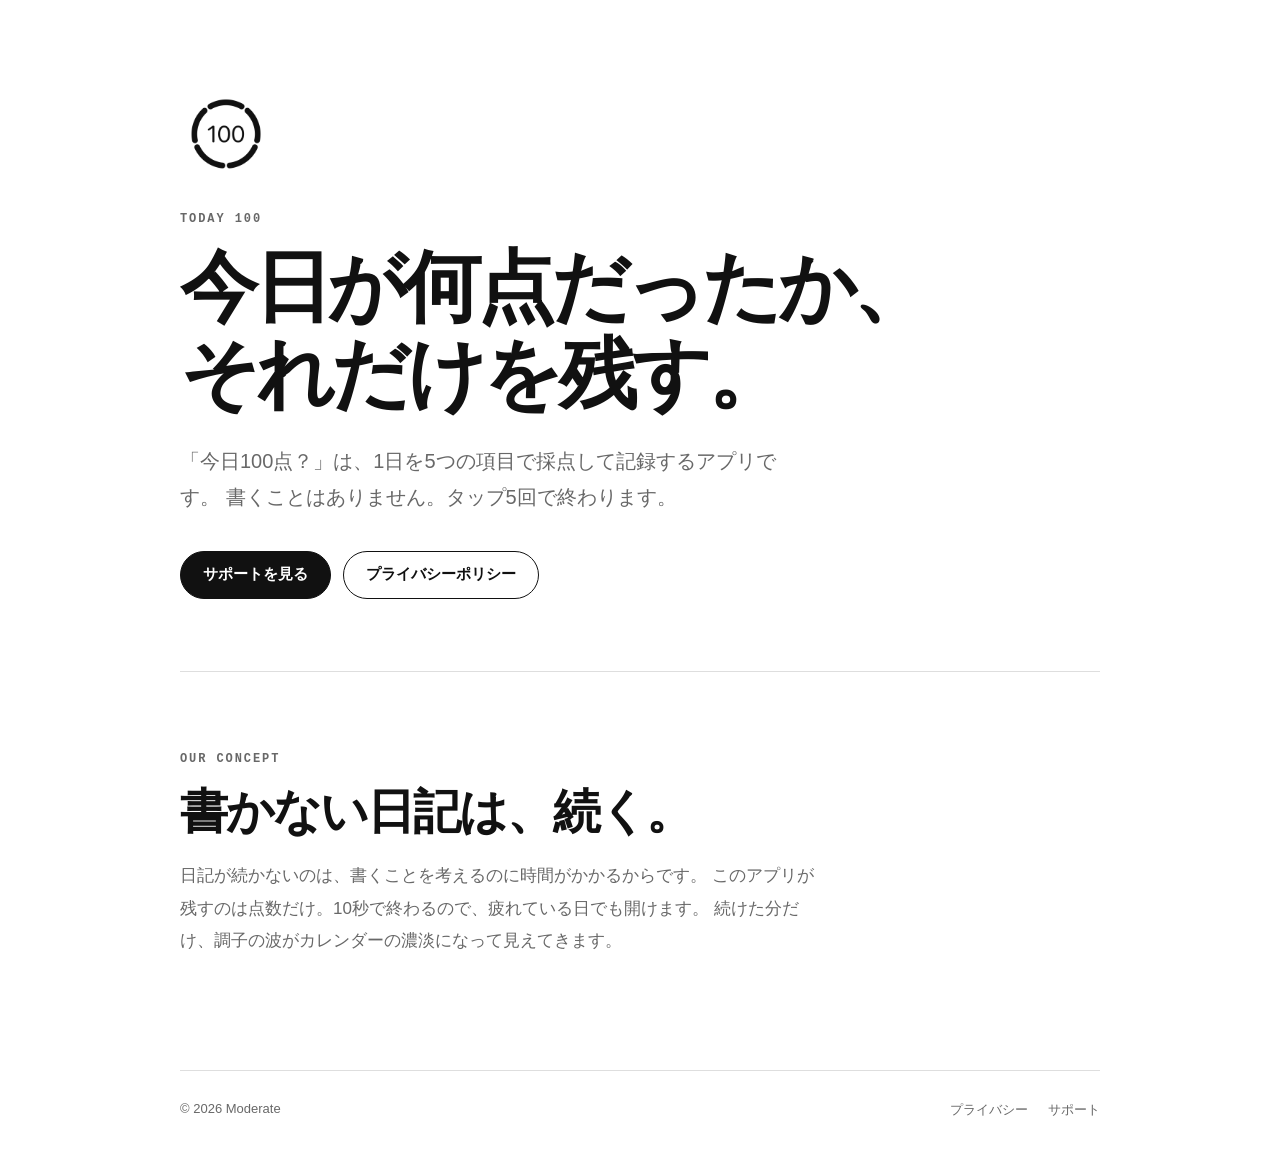
<file: index.html>
<!doctype html>
<html lang="ja">
<head>
<meta charset="utf-8">
<meta name="viewport" content="width=device-width, initial-scale=1">
<title>今日100点？ — 1日を5項目で採点して記録するアプリ</title>
<meta name="description" content="1日の終わりに、今日が何点だったかだけを記録するiOSアプリ。タップ5回で終わります。">
<link rel="icon" href="icon.png">
<link rel="stylesheet" href="styles.css">
</head>
<body>
<main>
  <section class="hero shell">
    <img class="app-icon" src="icon.png" alt="今日100点？のアイコン" width="92" height="92">
    <p class="eyebrow">TODAY 100</p>
    <h1>今日が何点だったか、<br>それだけを残す。</h1>
    <p class="lead">
      「今日100点？」は、1日を5つの項目で採点して記録するアプリです。
      書くことはありません。タップ5回で終わります。
    </p>
    <nav class="button-row" aria-label="サポート情報">
      <a class="primary-button" href="support/">サポートを見る</a>
      <a class="secondary-button" href="privacy/">プライバシーポリシー</a>
    </nav>
  </section>

  <section class="statement shell" aria-labelledby="concept-title">
    <p class="section-label">OUR CONCEPT</p>
    <h2 id="concept-title">書かない日記は、続く。</h2>
    <p>
      日記が続かないのは、書くことを考えるのに時間がかかるからです。
      このアプリが残すのは点数だけ。10秒で終わるので、疲れている日でも開けます。
      続けた分だけ、調子の波がカレンダーの濃淡になって見えてきます。
    </p>
  </section>

  <footer class="footer shell">
    <span>© 2026 Moderate</span>
    <div>
      <a href="privacy/">プライバシー</a>
      <a href="support/">サポート</a>
    </div>
  </footer>
</main>
</body>
</html>
</file>
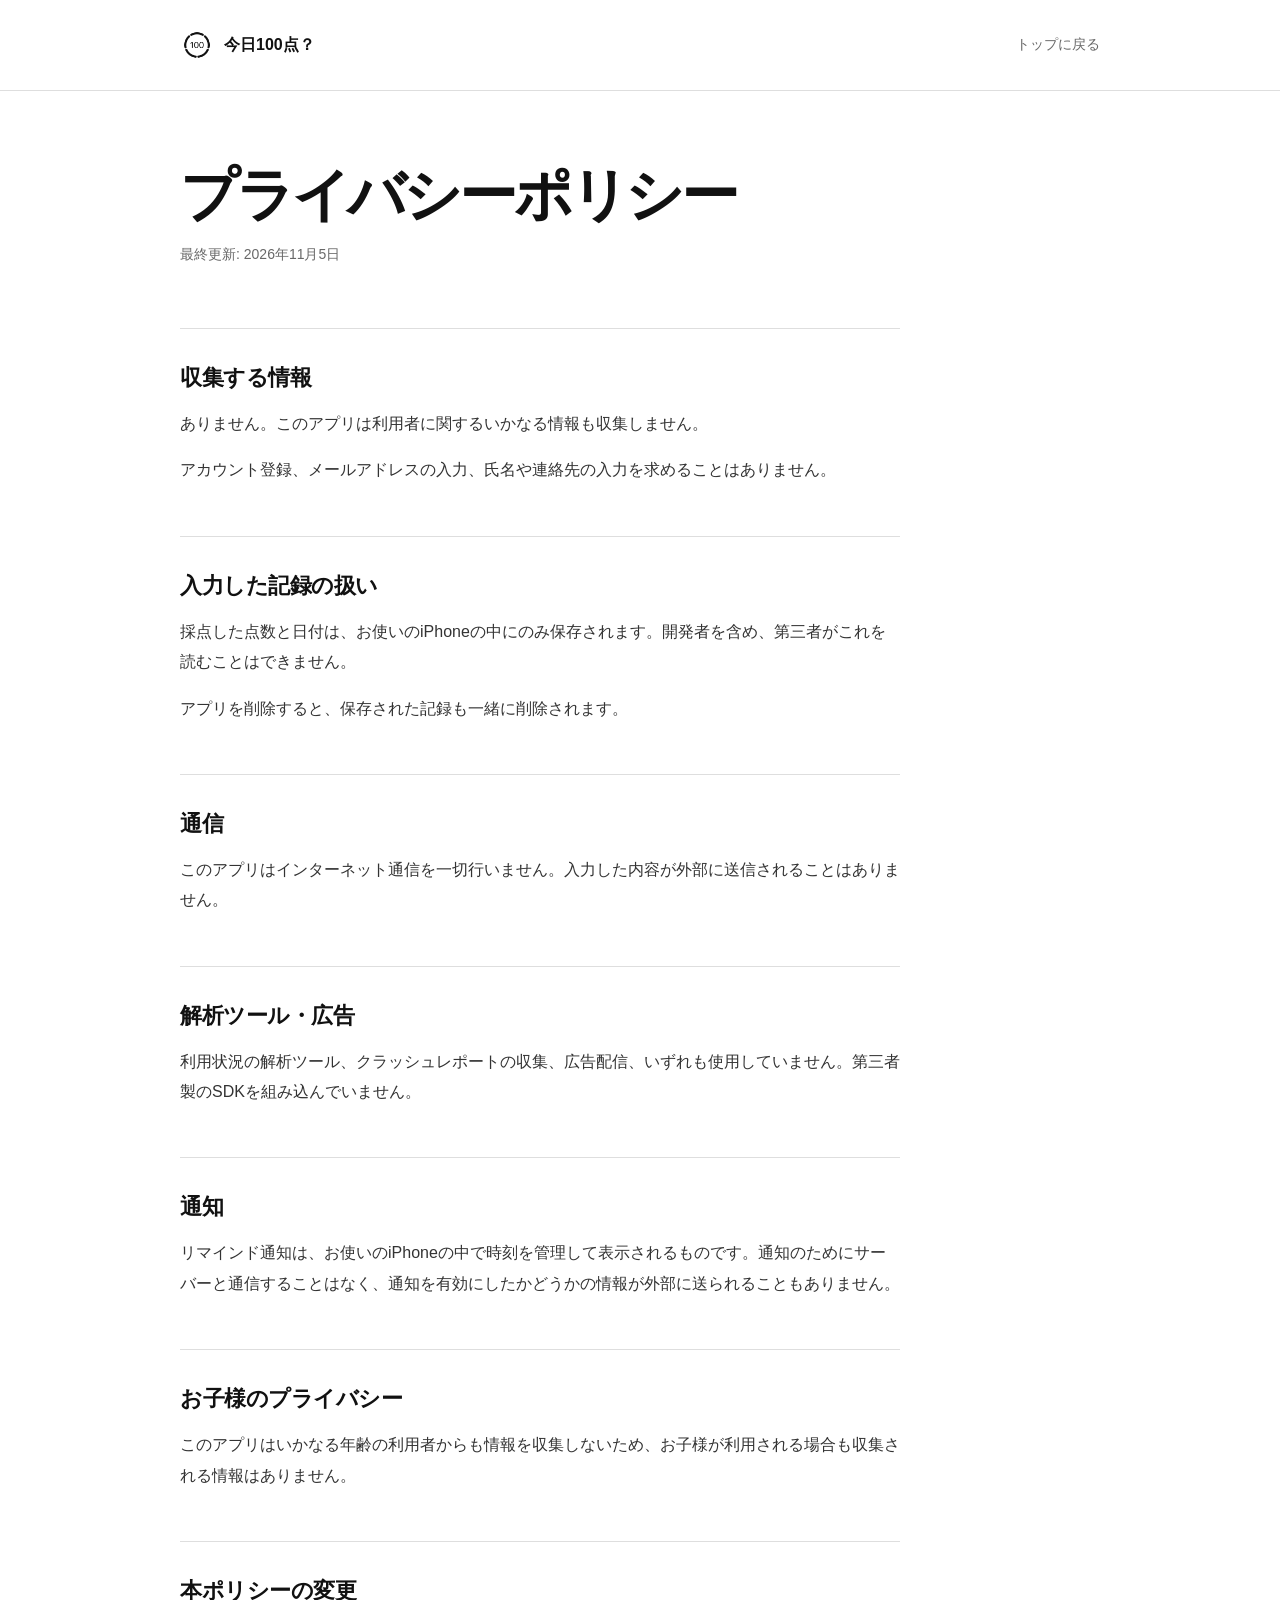
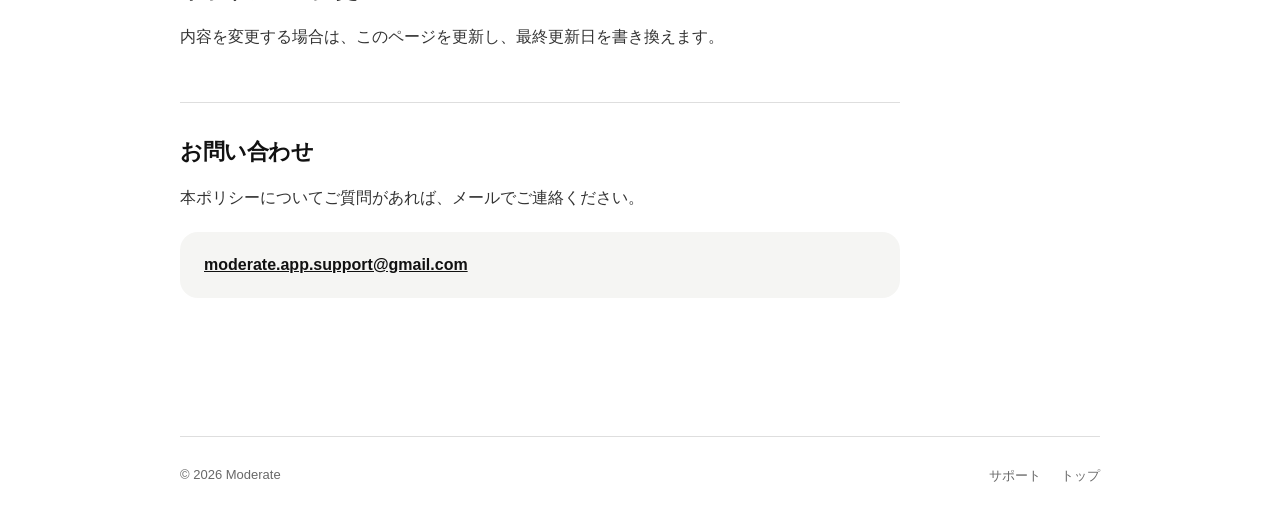
<file: privacy/index.html>
<!doctype html>
<html lang="ja">
<head>
<meta charset="utf-8">
<meta name="viewport" content="width=device-width, initial-scale=1">
<title>プライバシーポリシー — 今日100点？</title>
<meta name="description" content="「今日100点？」は利用者の情報を一切収集しません。">
<link rel="icon" href="../icon.png">
<link rel="stylesheet" href="../styles.css">
</head>
<body>
<header class="page-header">
  <div class="page-header-inner shell">
    <a class="brand" href="../">
      <img src="../icon.png" alt="" width="34" height="34">
      <span>今日100点？</span>
    </a>
    <a class="back-link" href="../">トップに戻る</a>
  </div>
</header>

<main class="document shell">
  <div class="document-heading">
    <h1>プライバシーポリシー</h1>
    <p class="updated">最終更新: 2026年11月5日</p>
  </div>

  <div class="document-body">
    <section>
      <h2>収集する情報</h2>
      <p>ありません。このアプリは利用者に関するいかなる情報も収集しません。</p>
      <p>アカウント登録、メールアドレスの入力、氏名や連絡先の入力を求めることはありません。</p>
    </section>

    <section>
      <h2>入力した記録の扱い</h2>
      <p>採点した点数と日付は、お使いのiPhoneの中にのみ保存されます。開発者を含め、第三者がこれを読むことはできません。</p>
      <p>アプリを削除すると、保存された記録も一緒に削除されます。</p>
    </section>

    <section>
      <h2>通信</h2>
      <p>このアプリはインターネット通信を一切行いません。入力した内容が外部に送信されることはありません。</p>
    </section>

    <section>
      <h2>解析ツール・広告</h2>
      <p>利用状況の解析ツール、クラッシュレポートの収集、広告配信、いずれも使用していません。第三者製のSDKを組み込んでいません。</p>
    </section>

    <section>
      <h2>通知</h2>
      <p>リマインド通知は、お使いのiPhoneの中で時刻を管理して表示されるものです。通知のためにサーバーと通信することはなく、通知を有効にしたかどうかの情報が外部に送られることもありません。</p>
    </section>

    <section>
      <h2>お子様のプライバシー</h2>
      <p>このアプリはいかなる年齢の利用者からも情報を収集しないため、お子様が利用される場合も収集される情報はありません。</p>
    </section>

    <section>
      <h2>本ポリシーの変更</h2>
      <p>内容を変更する場合は、このページを更新し、最終更新日を書き換えます。</p>
    </section>

    <section>
      <h2>お問い合わせ</h2>
      <p>本ポリシーについてご質問があれば、メールでご連絡ください。</p>
      <div class="contact-card">
        <a href="mailto:moderate.app.support@gmail.com">moderate.app.support@gmail.com</a>
      </div>
    </section>
  </div>
</main>

<footer class="footer shell">
  <span>© 2026 Moderate</span>
  <div>
    <a href="../support/">サポート</a>
    <a href="../">トップ</a>
  </div>
</footer>
</body>
</html>
</file>
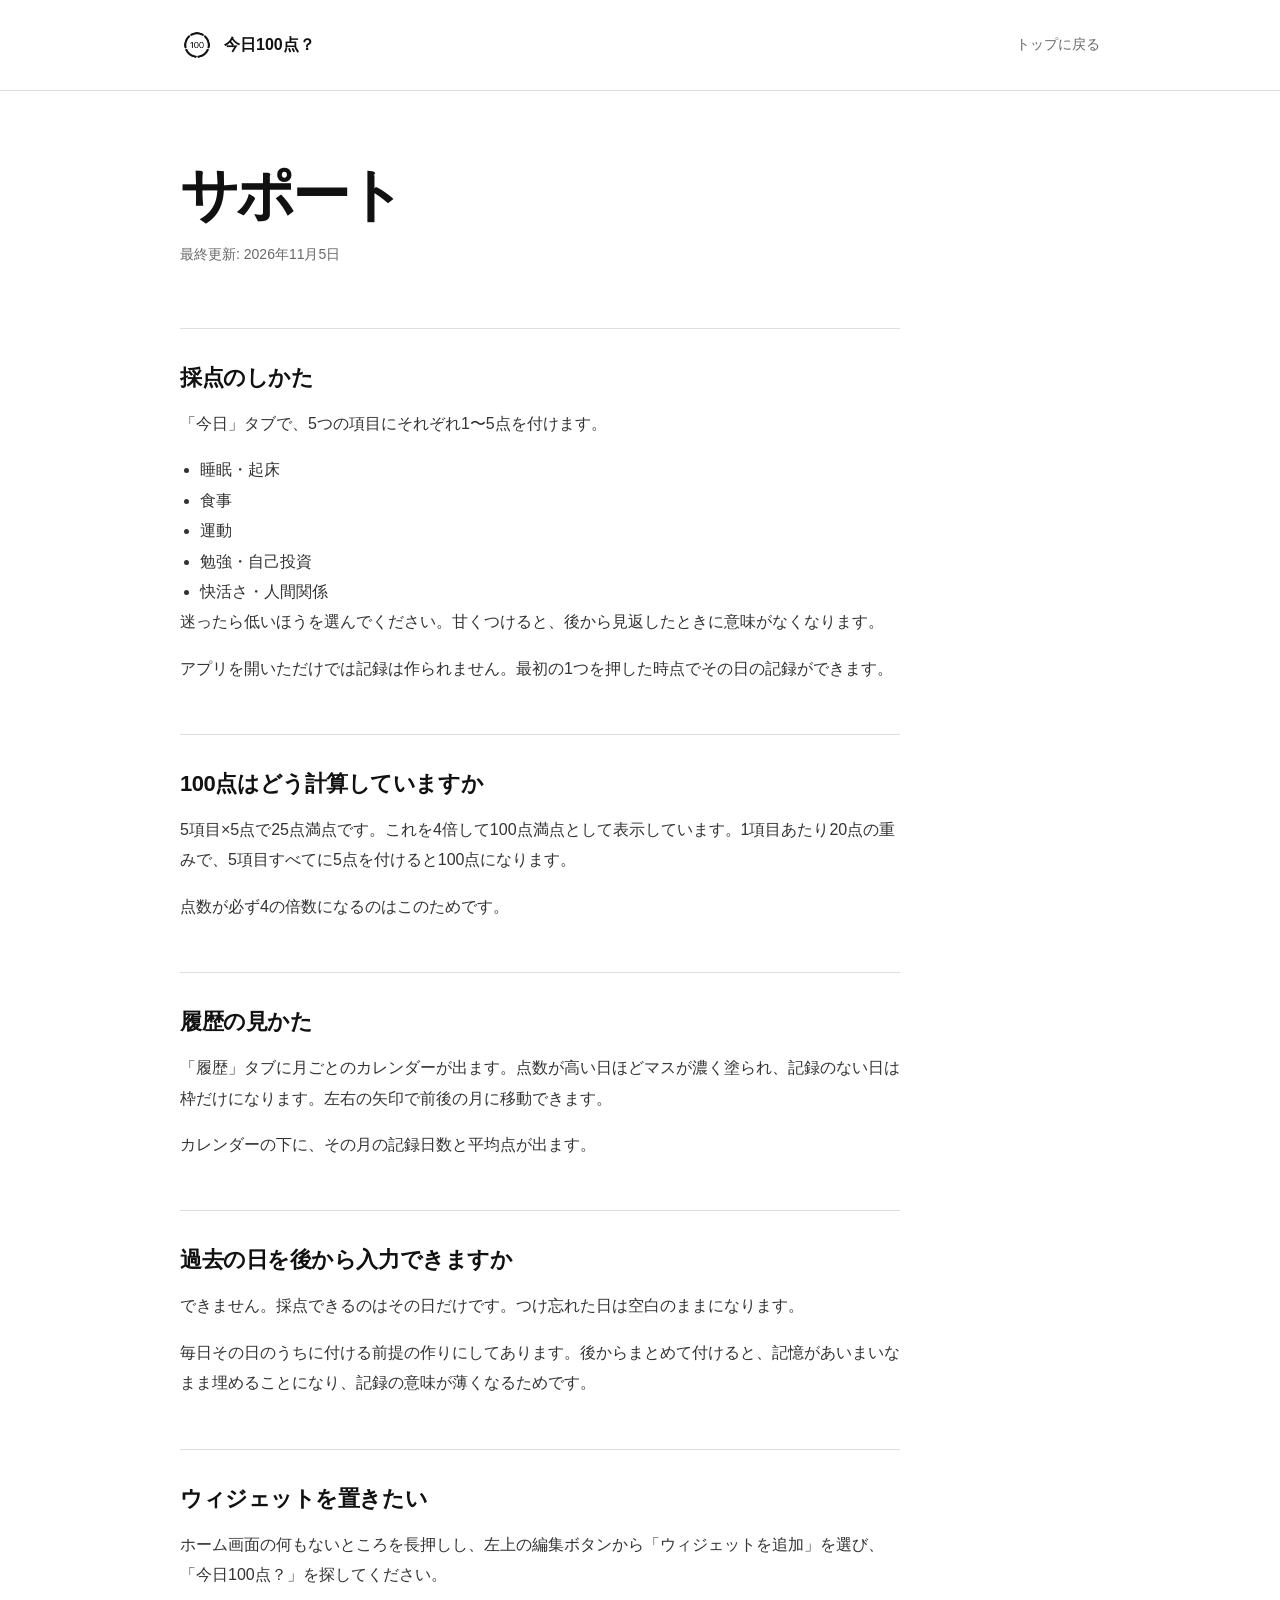
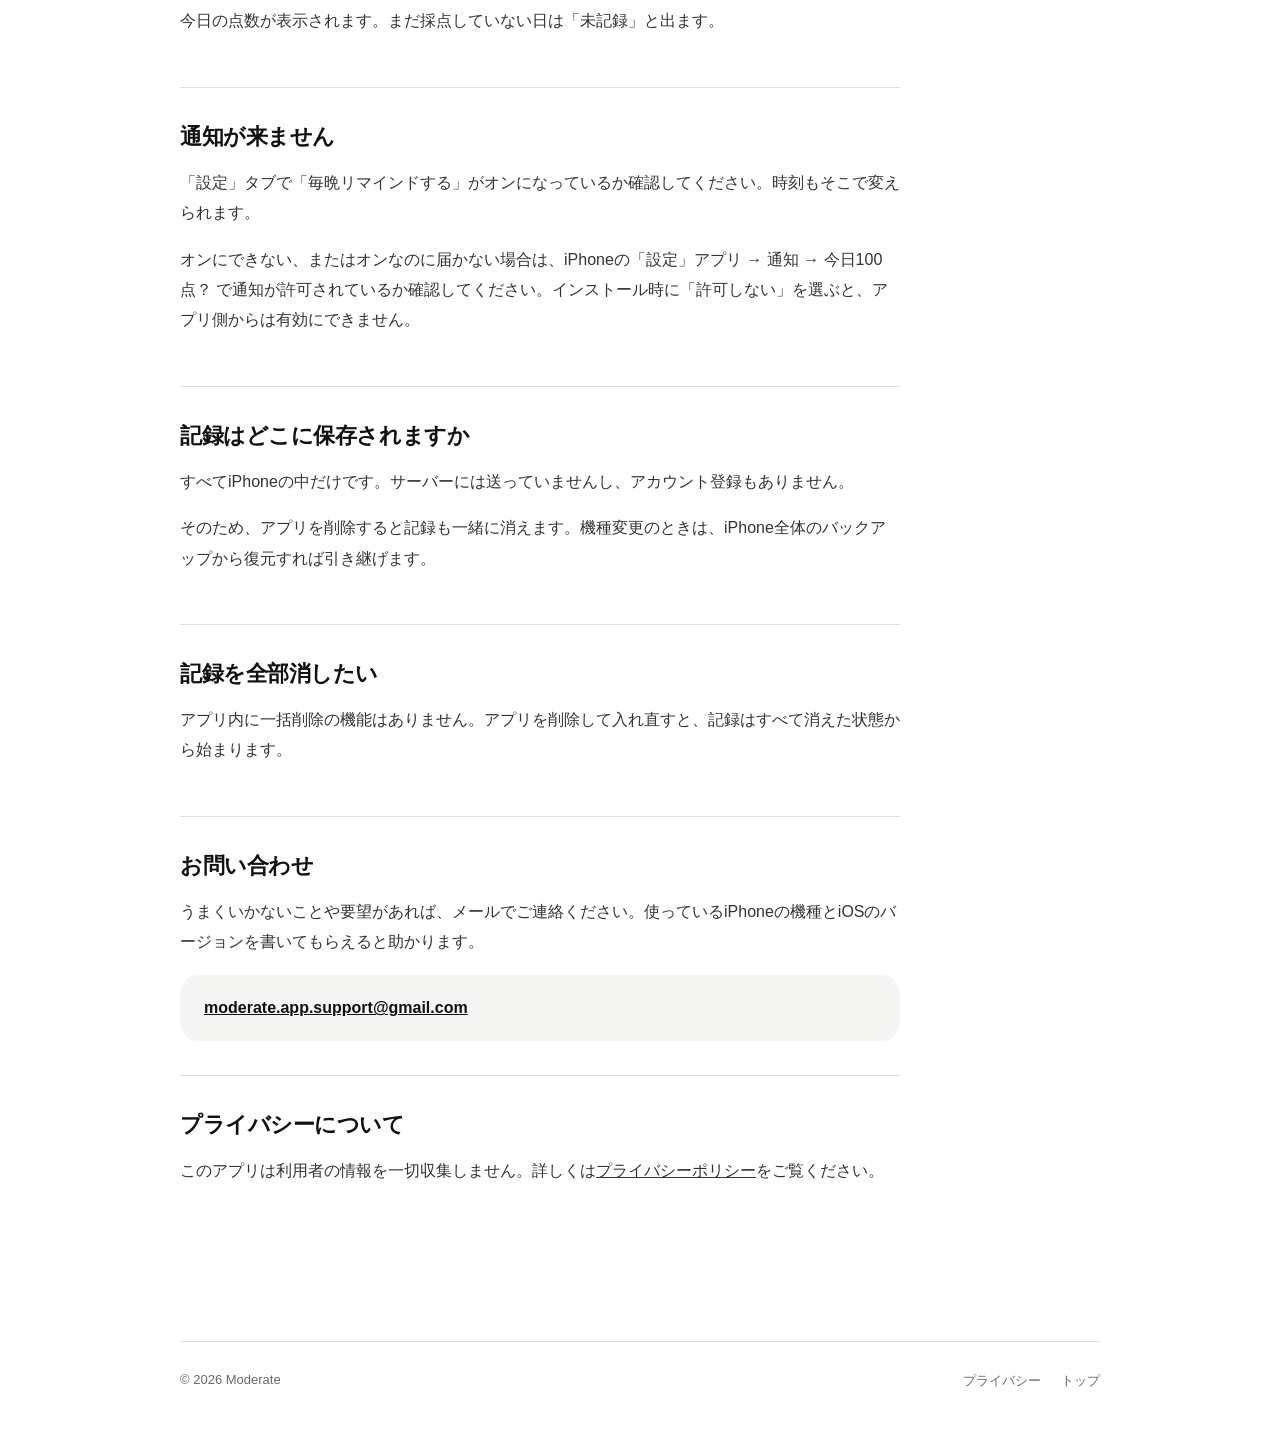
<file: support/index.html>
<!doctype html>
<html lang="ja">
<head>
<meta charset="utf-8">
<meta name="viewport" content="width=device-width, initial-scale=1">
<title>サポート — 今日100点？</title>
<meta name="description" content="「今日100点？」の使い方とよくある質問。">
<link rel="icon" href="../icon.png">
<link rel="stylesheet" href="../styles.css">
</head>
<body>
<header class="page-header">
  <div class="page-header-inner shell">
    <a class="brand" href="../">
      <img src="../icon.png" alt="" width="34" height="34">
      <span>今日100点？</span>
    </a>
    <a class="back-link" href="../">トップに戻る</a>
  </div>
</header>

<main class="document shell">
  <div class="document-heading">
    <h1>サポート</h1>
    <p class="updated">最終更新: 2026年11月5日</p>
  </div>

  <div class="document-body">
    <section>
      <h2>採点のしかた</h2>
      <p>「今日」タブで、5つの項目にそれぞれ1〜5点を付けます。</p>
      <ul>
        <li>睡眠・起床</li>
        <li>食事</li>
        <li>運動</li>
        <li>勉強・自己投資</li>
        <li>快活さ・人間関係</li>
      </ul>
      <p>迷ったら低いほうを選んでください。甘くつけると、後から見返したときに意味がなくなります。</p>
      <p>アプリを開いただけでは記録は作られません。最初の1つを押した時点でその日の記録ができます。</p>
    </section>

    <section>
      <h2>100点はどう計算していますか</h2>
      <p>5項目×5点で25点満点です。これを4倍して100点満点として表示しています。1項目あたり20点の重みで、5項目すべてに5点を付けると100点になります。</p>
      <p>点数が必ず4の倍数になるのはこのためです。</p>
    </section>

    <section>
      <h2>履歴の見かた</h2>
      <p>「履歴」タブに月ごとのカレンダーが出ます。点数が高い日ほどマスが濃く塗られ、記録のない日は枠だけになります。左右の矢印で前後の月に移動できます。</p>
      <p>カレンダーの下に、その月の記録日数と平均点が出ます。</p>
    </section>

    <section>
      <h2>過去の日を後から入力できますか</h2>
      <p>できません。採点できるのはその日だけです。つけ忘れた日は空白のままになります。</p>
      <p>毎日その日のうちに付ける前提の作りにしてあります。後からまとめて付けると、記憶があいまいなまま埋めることになり、記録の意味が薄くなるためです。</p>
    </section>

    <section>
      <h2>ウィジェットを置きたい</h2>
      <p>ホーム画面の何もないところを長押しし、左上の編集ボタンから「ウィジェットを追加」を選び、「今日100点？」を探してください。</p>
      <p>今日の点数が表示されます。まだ採点していない日は「未記録」と出ます。</p>
    </section>

    <section>
      <h2>通知が来ません</h2>
      <p>「設定」タブで「毎晩リマインドする」がオンになっているか確認してください。時刻もそこで変えられます。</p>
      <p>オンにできない、またはオンなのに届かない場合は、iPhoneの「設定」アプリ → 通知 → 今日100点？ で通知が許可されているか確認してください。インストール時に「許可しない」を選ぶと、アプリ側からは有効にできません。</p>
    </section>

    <section>
      <h2>記録はどこに保存されますか</h2>
      <p>すべてiPhoneの中だけです。サーバーには送っていませんし、アカウント登録もありません。</p>
      <p>そのため、アプリを削除すると記録も一緒に消えます。機種変更のときは、iPhone全体のバックアップから復元すれば引き継げます。</p>
    </section>

    <section>
      <h2>記録を全部消したい</h2>
      <p>アプリ内に一括削除の機能はありません。アプリを削除して入れ直すと、記録はすべて消えた状態から始まります。</p>
    </section>

    <section>
      <h2>お問い合わせ</h2>
      <p>うまくいかないことや要望があれば、メールでご連絡ください。使っているiPhoneの機種とiOSのバージョンを書いてもらえると助かります。</p>
      <div class="contact-card">
        <a href="mailto:moderate.app.support@gmail.com">moderate.app.support@gmail.com</a>
      </div>
    </section>

    <section>
      <h2>プライバシーについて</h2>
      <p>このアプリは利用者の情報を一切収集しません。詳しくは<a href="../privacy/">プライバシーポリシー</a>をご覧ください。</p>
    </section>
  </div>
</main>

<footer class="footer shell">
  <span>© 2026 Moderate</span>
  <div>
    <a href="../privacy/">プライバシー</a>
    <a href="../">トップ</a>
  </div>
</footer>
</body>
</html>
</file>
<file: styles.css>
:root {
  --ink: #111111;
  --muted: #686868;
  --line: #dedede;
  --paper: #ffffff;
  --soft: #f5f5f3;
  --sans: -apple-system, BlinkMacSystemFont, "Hiragino Sans", "Noto Sans JP", "Helvetica Neue", sans-serif;
  --mono: ui-monospace, SFMono-Regular, Menlo, monospace;
}

* { box-sizing: border-box; }

html {
  background: var(--paper);
  color-scheme: light;
  scroll-behavior: smooth;
}

body {
  margin: 0;
  background: var(--paper);
  color: var(--ink);
  font-family: var(--sans);
  -webkit-font-smoothing: antialiased;
}

a { color: inherit; }

.shell {
  width: min(100% - 40px, 920px);
  margin-inline: auto;
}

.hero {
  min-height: 72vh;
  display: flex;
  flex-direction: column;
  align-items: flex-start;
  justify-content: center;
  padding-block: 88px 72px;
}

.app-icon {
  width: 92px;
  height: 92px;
  border-radius: 22px;
  margin-bottom: 32px;
}

.eyebrow,
.section-label {
  margin: 0 0 18px;
  color: var(--muted);
  font-family: var(--mono);
  font-size: 12px;
  font-weight: 650;
  letter-spacing: 0.16em;
}

h1, h2, h3, p { margin-top: 0; }

h1 {
  max-width: 760px;
  margin-bottom: 24px;
  font-size: clamp(42px, 8vw, 78px);
  font-weight: 650;
  letter-spacing: -0.055em;
  line-height: 1.12;
}

.lead {
  max-width: 620px;
  margin-bottom: 36px;
  color: var(--muted);
  font-size: clamp(17px, 2.5vw, 20px);
  line-height: 1.8;
}

.button-row {
  display: flex;
  flex-wrap: wrap;
  gap: 12px;
}

.primary-button,
.secondary-button {
  display: inline-flex;
  min-height: 48px;
  align-items: center;
  justify-content: center;
  border: 1px solid var(--ink);
  border-radius: 999px;
  padding: 0 22px;
  font-size: 15px;
  font-weight: 600;
  text-decoration: none;
  transition: transform 160ms ease, background 160ms ease, color 160ms ease;
}

.primary-button { background: var(--ink); color: var(--paper); }
.secondary-button { background: var(--paper); }

.primary-button:hover,
.secondary-button:hover { transform: translateY(-2px); }

.statement {
  border-top: 1px solid var(--line);
  padding-block: 80px 96px;
}

.statement h2 {
  max-width: 700px;
  margin-bottom: 20px;
  font-size: clamp(30px, 5vw, 48px);
  letter-spacing: -0.04em;
  line-height: 1.18;
}

.statement > p:last-child {
  max-width: 650px;
  color: var(--muted);
  font-size: 17px;
  line-height: 1.9;
}

.page-header {
  border-bottom: 1px solid var(--line);
  padding-block: 28px;
}

.page-header-inner {
  display: flex;
  align-items: center;
  justify-content: space-between;
  gap: 20px;
}

.brand {
  display: inline-flex;
  align-items: center;
  gap: 10px;
  font-weight: 700;
  text-decoration: none;
}

.brand img { width: 34px; height: 34px; border-radius: 9px; }

.back-link { color: var(--muted); font-size: 14px; text-decoration: none; }

.document { padding-block: 72px 104px; }

.document-heading { max-width: 720px; margin-bottom: 64px; }

.document-heading h1 {
  margin-bottom: 18px;
  font-size: clamp(36px, 6vw, 58px);
}

.updated { color: var(--muted); font-size: 14px; }

.document-body { max-width: 720px; }

.document-body section {
  border-top: 1px solid var(--line);
  padding-block: 34px;
}

.document-body h2 {
  margin-bottom: 16px;
  font-size: 22px;
  letter-spacing: -0.02em;
}

.document-body p,
.document-body li {
  color: #333333;
  font-size: 16px;
  line-height: 1.9;
}

.document-body ul { margin: 0; padding-left: 1.25em; }

.document-body p + p { margin-top: 1em; }

.contact-card {
  margin-top: 18px;
  border-radius: 18px;
  background: var(--soft);
  padding: 24px;
}

.contact-card a { font-weight: 650; overflow-wrap: anywhere; }

.footer {
  display: flex;
  justify-content: space-between;
  gap: 24px;
  border-top: 1px solid var(--line);
  padding-block: 30px 42px;
  color: var(--muted);
  font-size: 13px;
}

.footer div { display: flex; gap: 20px; }
.footer a { text-decoration: none; }

@media (max-width: 600px) {
  .shell { width: min(100% - 32px, 920px); }
  .hero { min-height: auto; padding-block: 64px; }
  .app-icon { width: 78px; height: 78px; border-radius: 19px; }
  h1 { font-size: 32px; }
  .document-heading h1 { font-size: 30px; }
  .button-row, .primary-button, .secondary-button { width: 100%; }
  .document { padding-block: 52px 80px; }
  .document-heading { margin-bottom: 42px; }
  .footer { flex-direction: column; }
}

@media (max-width: 360px) {
  h1 { font-size: 28px; }
}

@media (prefers-reduced-motion: reduce) {
  html { scroll-behavior: auto; }
  .primary-button, .secondary-button { transition: none; }
}
</file>
